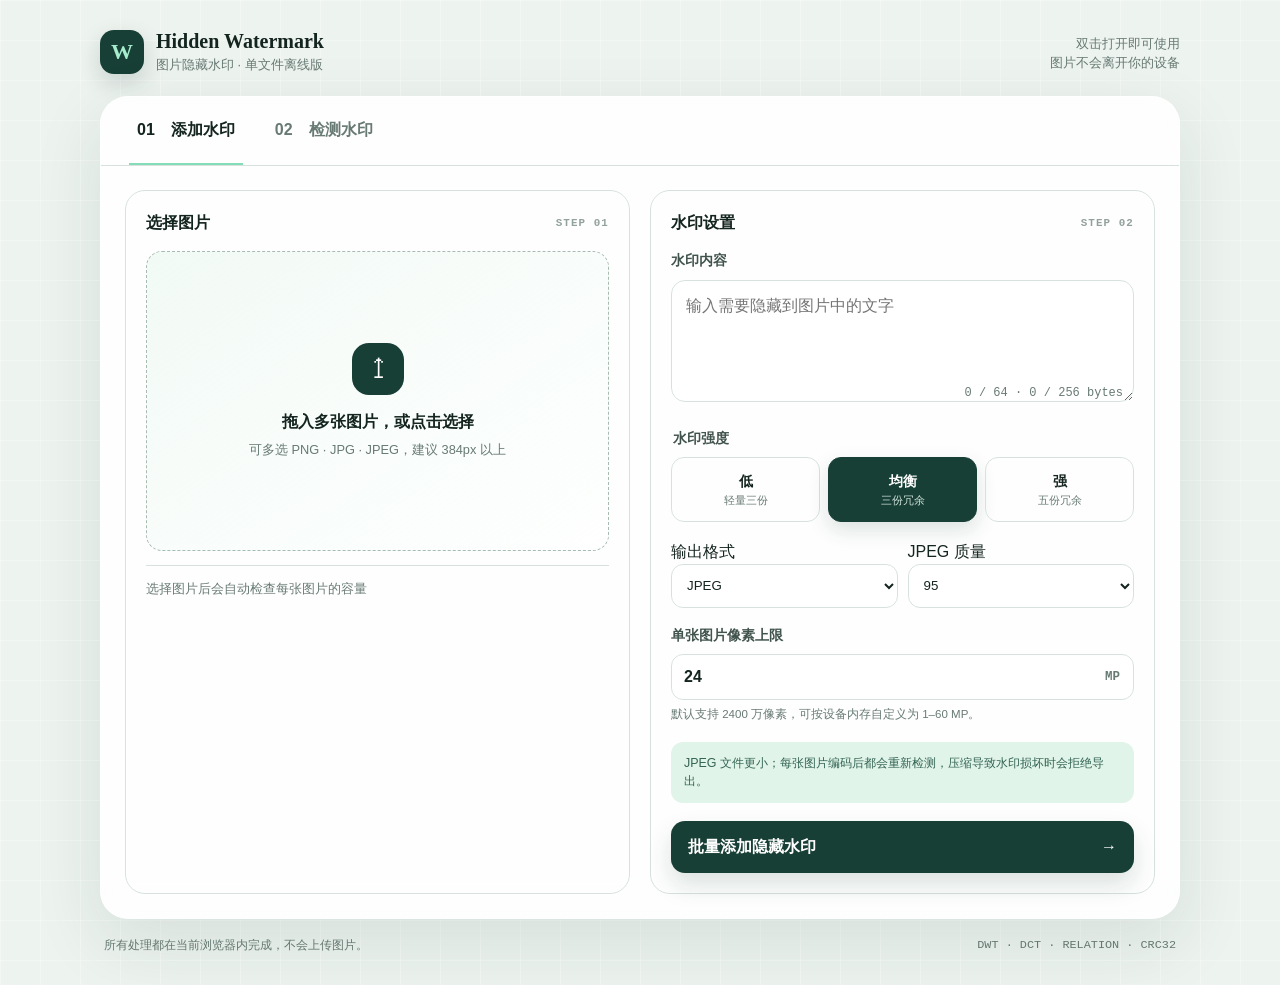
<file: 双击使用-图片隐藏水印.html>
<!doctype html>
<html lang="zh-CN">
<head>
  <meta charset="utf-8">
  <meta name="viewport" content="width=device-width,initial-scale=1">
  <title>图片隐藏水印 · 双击即用版</title>
  <link rel="icon" type="image/svg+xml" href="data:image/svg+xml,%3Csvg xmlns='http://www.w3.org/2000/svg' viewBox='0 0 32 32'%3E%3Crect width='32' height='32' rx='9' fill='%231b4338'/%3E%3Cpath d='M7 10l4 12 5-12 5 12 4-12' fill='none' stroke='%2395e6c1' stroke-width='3' stroke-linecap='round'/%3E%3C/svg%3E">
  <style>
    :root{color-scheme:light dark;--bg:#edf3ef;--card:#ffffffd9;--ink:#14241f;--muted:#687a74;--line:#d7e2dd;--green:#183f35;--mint:#84ddb8;--soft:#e0f4e9;--red:#b33b43;--redsoft:#fae7e8;--shadow:0 24px 70px #1d46391c}
    *{box-sizing:border-box}html{font-size:16px}body{margin:0;min-width:320px;min-height:100vh;background:linear-gradient(#ffffff54 1px,transparent 1px),linear-gradient(90deg,#ffffff54 1px,transparent 1px),var(--bg);background-size:40px 40px;color:var(--ink);font-family:Inter,-apple-system,BlinkMacSystemFont,"Segoe UI","PingFang SC","Microsoft YaHei",sans-serif;line-height:1.5}
    button,textarea,input{font:inherit}button:focus-visible,textarea:focus-visible,label:focus-within{outline:3px solid #70d9ae66;outline-offset:2px}.wrap{width:min(1080px,calc(100% - 32px));margin:auto;padding:30px 0}.top{display:flex;justify-content:space-between;align-items:center;gap:20px;margin-bottom:22px}.brand{display:flex;align-items:center;gap:12px}.mark{width:44px;height:44px;border-radius:14px;background:var(--green);color:#a5edce;display:grid;place-items:center;font:bold 22px Georgia;box-shadow:0 9px 22px #173d352b}.brand h1{font:700 1.25rem Georgia,serif;margin:0}.brand p,.top>p{margin:2px 0 0;color:var(--muted);font-size:.8rem}.top>p{text-align:right}.app{border:1px solid #ffffffaa;border-radius:28px;background:var(--card);box-shadow:var(--shadow);overflow:hidden;backdrop-filter:blur(15px)}
    .tabs{display:flex;gap:24px;padding:0 28px;border-bottom:1px solid var(--line)}.tab{border:0;border-bottom:2px solid transparent;background:none;color:var(--muted);padding:21px 8px;cursor:pointer;font-weight:700}.tab.active{color:var(--ink);border-color:var(--mint)}.panel{padding:24px}.grid{display:grid;grid-template-columns:1fr 1fr;gap:20px}.card{border:1px solid var(--line);border-radius:20px;background:#ffffff80;padding:20px}.title{display:flex;justify-content:space-between;align-items:center;font-weight:750;margin-bottom:16px}.title small{font:700 .68rem ui-monospace,monospace;letter-spacing:.1em;color:#93a19c}.drop{min-height:300px;border:1.5px dashed #a8bbb3;border-radius:16px;display:flex;flex-direction:column;justify-content:center;align-items:center;text-align:center;cursor:pointer;background:linear-gradient(145deg,#e9f7ef99,#ffffff33);transition:.18s}.drop:hover,.drop.drag{border-color:#62c99e;background:var(--soft)}.drop input{display:none}.upload{width:52px;height:52px;border-radius:17px;background:var(--green);color:white;display:grid;place-items:center;font-size:1.7rem;margin-bottom:15px}.drop strong{font-size:1rem}.drop span:last-child{font-size:.8rem;color:var(--muted);margin-top:6px}.preview{position:relative}.preview img{display:block;width:100%;max-height:300px;object-fit:contain;background:#dce6e1;border-radius:15px}.meta{color:var(--muted);font-size:.78rem;margin-top:10px;overflow-wrap:anywhere}.linkbtn{border:0;background:none;color:#23634f;padding:8px 0;cursor:pointer;font-weight:700}.cap{margin-top:14px;padding-top:13px;border-top:1px solid var(--line);font-size:.82rem;color:var(--muted)}.cap.ok{color:#23785d}.cap.bad{color:var(--red)}
    label.caption,legend{display:block;font-size:.85rem;font-weight:700;margin:0 0 8px;color:#40534c}.field{position:relative}textarea{width:100%;min-height:122px;resize:vertical;border:1px solid var(--line);border-radius:14px;background:#ffffffa8;color:var(--ink);padding:13px 14px 32px}.count{position:absolute;right:11px;bottom:9px;color:var(--muted);font:12px ui-monospace,monospace}.count.bad{color:var(--red)}fieldset{border:0;padding:0;margin:20px 0 0}.strength{display:grid;grid-template-columns:repeat(3,1fr);gap:8px}.strength input{position:absolute;opacity:0}.strength span{display:flex;min-height:65px;border:1px solid var(--line);border-radius:13px;align-items:center;justify-content:center;flex-direction:column;cursor:pointer}.strength b{font-size:.9rem}.strength small{font-size:.68rem;color:var(--muted)}.strength input:checked+span{background:var(--green);color:white;border-color:var(--green);box-shadow:0 8px 20px #173d3526}.strength input:checked+span small{color:#cfe3dc}.note{padding:12px 13px;border-radius:12px;background:var(--soft);font-size:.78rem;color:#346454;margin-top:18px}.primary{width:100%;min-height:52px;border:0;border-radius:14px;background:var(--green);color:white;margin-top:18px;cursor:pointer;font-weight:750;display:flex;justify-content:space-between;align-items:center;padding:0 17px;box-shadow:0 12px 24px #173d3526}.primary:hover:not(:disabled){filter:brightness(1.12)}.primary:disabled{opacity:.55;cursor:wait}.result{margin-top:20px;border:1px solid var(--line);border-radius:18px;background:#fff;padding:18px}.resulthead{display:flex;align-items:center;gap:11px}.badge{width:38px;height:38px;border-radius:50%;background:var(--soft);color:#23785d;display:grid;place-items:center;font-weight:900}.badge.err{background:var(--redsoft);color:var(--red)}.result h2{font-size:1rem;margin:0}.result p{font-size:.8rem;color:var(--muted);margin:2px 0 0}.facts{display:grid;grid-template-columns:repeat(3,1fr);gap:9px;margin-top:15px}.fact{padding:11px;border-radius:11px;background:#e8f0ec}.fact small{display:block;color:var(--muted);font-size:.7rem}.fact strong{font-size:.85rem;overflow-wrap:anywhere}.download{display:inline-flex;margin-top:14px;min-height:44px;align-items:center;padding:0 17px;border-radius:11px;background:var(--green);color:white;text-decoration:none;font-weight:700}.detectintro{display:flex;min-height:300px;align-items:center;justify-content:center;text-align:center;flex-direction:column}.radar{width:74px;height:74px;border:1px solid #8fc6b0;border-radius:50%;display:grid;place-items:center;background:radial-gradient(circle,transparent 25%,#73d7ad22 26%,transparent 28%,transparent 55%,#73d7ad22 56%,transparent 58%)}.radar:after{content:"";width:7px;height:7px;border-radius:50%;background:var(--green)}.detectintro h2{font:700 1.5rem Georgia,serif;margin:16px 0 6px}.detectintro p{max-width:380px;color:var(--muted);font-size:.86rem;margin:0}.privacy{display:flex;justify-content:space-between;gap:18px;color:var(--muted);font-size:.74rem;padding:18px 4px 0}.privacy span:last-child{font-family:ui-monospace,monospace;white-space:nowrap}[hidden]{display:none!important}
    @media(max-width:760px){.wrap{width:calc(100% - 16px);padding:18px 0}.top>p{display:none}.app{border-radius:22px}.tabs{padding:0 12px}.tab{flex:1}.panel{padding:14px}.grid{grid-template-columns:1fr}.card{padding:16px}.drop{min-height:240px}.privacy{flex-direction:column}.facts{grid-template-columns:1fr 1fr}}
    .outputrow{display:grid;grid-template-columns:1fr 1fr;gap:10px;margin-top:18px}.outputrow label{min-width:0}.outputrow select{width:100%;height:44px;border:1px solid var(--line);border-radius:12px;background:#ffffff99;color:var(--ink);padding:0 11px}.pixelsetting{margin-top:18px}.pixelinput{display:flex;align-items:center;border:1px solid var(--line);border-radius:12px;background:#ffffff99;overflow:hidden}.pixelinput input{width:100%;height:44px;border:0;background:transparent;color:var(--ink);padding:0 12px;font-weight:700}.pixelinput span{padding:0 13px;color:var(--muted);font:700 .78rem ui-monospace,monospace}.pixelsetting small{display:block;color:var(--muted);font-size:.72rem;margin-top:6px}.download{border:0;cursor:pointer}.batchrows{display:grid;gap:7px;margin-top:14px}.batchrow{display:grid;grid-template-columns:minmax(0,1fr) auto auto;align-items:center;gap:12px;padding:9px 11px;border-radius:11px;background:#e8f0ec;font-size:.8rem}.batchrow .filename{overflow:hidden;text-overflow:ellipsis;white-space:nowrap}.batchrow .status{color:#23785d;font-weight:700}.batchrow .status.fail{color:var(--red)}.batchrow a{color:#23634f;font-weight:750;text-decoration:none}.exportnote{margin-top:9px!important}
    @media(max-width:760px){.batchrow{grid-template-columns:minmax(0,1fr) auto}.batchrow a{grid-column:1/-1}}
    @media(prefers-color-scheme:dark){:root{--bg:#0e1714;--card:#14211ee8;--ink:#eef6f2;--muted:#9aacA5;--line:#31433d;--green:#77d7b0;--soft:#203e34;--red:#ff949a;--redsoft:#47292c;--shadow:0 24px 70px #00000052}.card{background:#15231fbb}.drop{background:linear-gradient(145deg,#244b3d77,#101b18aa)}textarea{background:#101b18}.primary,.mark,.upload,.download{background:#75d5ae;color:#10231c}.strength input:checked+span{background:#285e4c}.fact,.batchrow{background:#263b34}.result{background:#17251f}.note{color:#b9e6d4}.linkbtn,.batchrow a{color:#8ce0bd}}
  </style>
</head>
<body>
<main class="wrap">
  <header class="top"><div class="brand"><div class="mark">W</div><div><h1>Hidden Watermark</h1><p>图片隐藏水印 · 单文件离线版</p></div></div><p>双击打开即可使用<br>图片不会离开你的设备</p></header>
  <section class="app">
    <nav class="tabs" aria-label="功能切换"><button class="tab active" data-target="embedPanel">01　添加水印</button><button class="tab" data-target="detectPanel">02　检测水印</button></nav>
    <section class="panel" id="embedPanel">
      <div class="grid">
        <div class="card">
          <div class="title"><span>选择图片</span><small>STEP 01</small></div>
          <label class="drop" id="embedDrop"><input id="embedFile" type="file" accept="image/png,image/jpeg" multiple><span class="upload">↥</span><strong>拖入多张图片，或点击选择</strong><span>可多选 PNG · JPG · JPEG，建议 384px 以上</span></label>
          <div class="preview" id="embedPreview" hidden><img alt="所选图片预览"><div class="meta"></div><button class="linkbtn" data-pick="embedFile">重新选择图片</button></div>
          <div class="cap" id="capacity">选择图片后会自动检查每张图片的容量</div>
        </div>
        <div class="card">
          <div class="title"><span>水印设置</span><small>STEP 02</small></div>
          <label class="caption" for="message">水印内容</label>
          <div class="field"><textarea id="message" maxlength="64" placeholder="输入需要隐藏到图片中的文字"></textarea><span class="count" id="counter">0 / 64 · 0 / 256 bytes</span></div>
          <fieldset><legend>水印强度</legend><div class="strength">
            <label><input type="radio" name="strength" value="low"><span><b>低</b><small>轻量三份</small></span></label>
            <label><input type="radio" name="strength" value="balanced" checked><span><b>均衡</b><small>三份冗余</small></span></label>
            <label><input type="radio" name="strength" value="strong"><span><b>强</b><small>五份冗余</small></span></label>
          </div></fieldset>
          <div class="outputrow"><label><span class="caption">输出格式</span><select id="outputFormat"><option value="png">PNG</option><option value="jpeg" selected>JPEG</option></select></label><label id="qualitySetting"><span class="caption">JPEG 质量</span><select id="jpegQuality"><option value="80">80</option><option value="85">85</option><option value="90">90</option><option value="95" selected>95</option><option value="100">100</option></select></label></div>
          <div class="pixelsetting"><label class="caption" for="maxMegapixels">单张图片像素上限</label><div class="pixelinput"><input id="maxMegapixels" type="number" min="1" max="60" step="1" value="24"><span>MP</span></div><small>默认支持 2400 万像素，可按设备内存自定义为 1–60 MP。</small></div>
          <div class="note" id="formatHint">JPEG 文件更小；每张图片编码后都会重新检测，压缩导致水印损坏时会拒绝导出。</div>
          <button class="primary" id="embedBtn"><span>批量添加隐藏水印</span><b>→</b></button>
        </div>
      </div>
      <div class="result" id="embedResult" hidden></div>
    </section>
    <section class="panel" id="detectPanel" hidden>
      <div class="grid">
        <div class="card">
          <div class="title"><span>选择待检测图片</span><small>STEP 01</small></div>
          <label class="drop" id="detectDrop"><input id="detectFile" type="file" accept="image/png,image/jpeg"><span class="upload">⌁</span><strong>拖入带水印图片</strong><span>支持本页面生成的 PNG</span></label>
          <div class="preview" id="detectPreview" hidden><img alt="待检测图片预览"><div class="meta"></div><button class="linkbtn" data-pick="detectFile">更换图片</button></div>
        </div>
        <div class="card">
          <div class="title"><span>完整性检测</span><small>STEP 02</small></div>
          <div class="detectintro"><div class="radar"></div><h2>恢复隐藏文字</h2><p>只有同步标记、协议头、重复纠错、CRC32 和 UTF-8 全部通过，才会显示水印正文。</p></div>
          <button class="primary" id="detectBtn"><span>检测隐藏水印</span><b>→</b></button>
        </div>
      </div>
      <div class="result" id="detectResult" hidden></div>
    </section>
  </section>
  <footer class="privacy"><span>所有处理都在当前浏览器内完成，不会上传图片。</span><span>DWT · DCT · RELATION · CRC32</span></footer>
</main>
<canvas id="workCanvas" hidden></canvas><canvas id="outputCanvas" hidden></canvas>
<script>
"use strict";
const MAX_CHARS=64,MAX_BYTES=256,SYNC=new Uint8Array([0xd3,0x91,0x6a,0xf0,0x3c,0x5a,0xa5,0xc7]),MAGIC=new Uint8Array([0x48,0x57,0x4d,0x31]),PACKET_BYTES=275,PACKET_BITS=PACKET_BYTES*8;
const PROFILES={low:{threshold:15,repetition:3,label:"低",channel:"Cr"},balanced:{threshold:21,repetition:3,label:"均衡",channel:"Cr"},strong:{threshold:29,repetition:5,label:"强",channel:"Cr"}};
const JPEG_PROFILES={low:{threshold:18,repetition:3,label:"低 · JPEG",channel:"Y"},balanced:{threshold:25,repetition:5,label:"均衡 · JPEG",channel:"Y"},strong:{threshold:34,repetition:7,label:"强 · JPEG",channel:"Y"}};
const state={embed:[],detect:null,exports:[],previewUrl:null};
const $=s=>document.querySelector(s),$$=s=>[...document.querySelectorAll(s)],clamp=v=>Math.max(0,Math.min(255,Math.round(v)));
const COS=Array.from({length:4},(_,u)=>Array.from({length:4},(_,x)=>Math.cos((2*x+1)*u*Math.PI/8)*(u===0?.5:Math.SQRT1_2)));

function crc32(bytes){let crc=0xffffffff;for(const byte of bytes){crc^=byte;for(let i=0;i<8;i++)crc=(crc>>>1)^((crc&1)?0xedb88320:0)}return(crc^0xffffffff)>>>0}
function concat(a,b){const out=new Uint8Array(a.length+b.length);out.set(a);out.set(b,a.length);return out}
function makePacket(message){const payload=new TextEncoder().encode(message);if(!message)throw new Error("水印内容不能为空。 ");if([...message].length>MAX_CHARS)throw new Error("水印内容不能超过 64 个字符。 ");if(payload.length>MAX_BYTES)throw new Error("UTF-8 数据不能超过 256 bytes。 ");const out=new Uint8Array(PACKET_BYTES);out.set(SYNC,0);let o=SYNC.length;out.set(MAGIC,o);o+=4;out[o++]=1;out[o++]=payload.length>>>8;out[o++]=payload.length&255;out.set(payload,o);const checkInput=new Uint8Array(7+payload.length);checkInput.set(out.slice(8,15),0);checkInput.set(payload,7);const crc=crc32(checkInput),p=PACKET_BYTES-4;out[p]=crc>>>24;out[p+1]=crc>>>16;out[p+2]=crc>>>8;out[p+3]=crc;return out}
function packetBits(packet){const bits=new Uint8Array(packet.length*8);packet.forEach((b,i)=>{for(let j=0;j<8;j++)bits[i*8+j]=(b>>(7-j))&1});return bits}
function bitsBytes(bits){const out=new Uint8Array(Math.ceil(bits.length/8));for(let i=0;i<bits.length;i++)out[i>>3]|=bits[i]<<(7-(i&7));return out}
function syncDistance(packet){let n=0;for(let i=0;i<SYNC.length;i++){let x=packet[i]^SYNC[i];while(x){n+=x&1;x>>>=1}}return n}
function parsePacket(packet){if(syncDistance(packet)>12)throw new Error("NO_SYNC");let o=8;for(let i=0;i<4;i++)if(packet[o+i]!==MAGIC[i])throw new Error("BAD_MAGIC");o+=4;if(packet[o++]!==1)throw new Error("BAD_VERSION");const len=(packet[o++]<<8)|packet[o++];if(len>MAX_BYTES)throw new Error("BAD_LENGTH");const payload=packet.slice(o,o+len),saved=((packet[271]<<24)>>>0)|(packet[272]<<16)|(packet[273]<<8)|packet[274];const check=new Uint8Array(7+len);check.set(packet.slice(8,15));check.set(payload,7);if(crc32(check)!==(saved>>>0))throw new Error("BAD_CRC");return new TextDecoder("utf-8",{fatal:true}).decode(payload)}
function dct(block){const out=new Float64Array(16);for(let u=0;u<4;u++)for(let v=0;v<4;v++){let s=0;for(let x=0;x<4;x++)for(let y=0;y<4;y++)s+=block[x*4+y]*COS[u][x]*COS[v][y];out[u*4+v]=s}return out}
function idct(coef){const out=new Float64Array(16);for(let x=0;x<4;x++)for(let y=0;y<4;y++){let s=0;for(let u=0;u<4;u++)for(let v=0;v<4;v++)s+=coef[u*4+v]*COS[u][x]*COS[v][y];out[x*4+y]=s}return out}
function seededOrder(total,count,w,h){if(count>total)throw new Error("当前图片容量不足，请换一张更大的图片或降低强度。 ");const a=new Uint32Array(total);for(let i=0;i<total;i++)a[i]=i;let seed=((w*73856093)^(h*19349663)^0x48574d31)>>>0;const rnd=()=>{seed^=seed<<13;seed^=seed>>>17;seed^=seed<<5;return seed>>>0};for(let i=total-1;i>0;i--){const j=rnd()%(i+1),t=a[i];a[i]=a[j];a[j]=t}return a.subarray(0,count)}
function prepare(image,channel="Cr"){const {width:w,height:h,data}=image,cr=new Float32Array(w*h);for(let i=0,p=0;i<w*h;i++,p+=4)cr[i]=channel==="Y"?.299*data[p]+.587*data[p+1]+.114*data[p+2]:128+.5*data[p]-.418688*data[p+1]-.081312*data[p+2];const bw=Math.floor(w/2),bh=Math.floor(h/2),size=bw*bh,ll=new Float32Array(size),b0=new Float32Array(size),b1=new Float32Array(size),b2=new Float32Array(size);for(let by=0;by<bh;by++)for(let bx=0;bx<bw;bx++){const i=by*bw+bx,p=(by*2)*w+bx*2,a=cr[p],b=cr[p+1],c=cr[p+w],d=cr[p+w+1];ll[i]=(a+b+c+d)/2;b0[i]=(a-b+c-d)/2;b1[i]=(a+b-c-d)/2;b2[i]=(a-b-c+d)/2}const nx=Math.floor(bw/4),ny=Math.floor(bh/4);return{w,h,original:data,cr,channel,bw,bh,ll,bands:[b0,b1,b2],nx,ny,per:nx*ny,total:nx*ny*3}}
function blockAt(ctx,index){const band=Math.floor(index/ctx.per),local=index%ctx.per,bx=(local%ctx.nx)*4,by=Math.floor(local/ctx.nx)*4,arr=ctx.bands[band],block=new Float64Array(16);for(let x=0;x<4;x++)for(let yy=0;yy<4;yy++)block[x*4+yy]=arr[(by+x)*ctx.bw+bx+yy];return{arr,bx,by,coef:dct(block)}}
function writeBlock(ctx,item){const block=idct(item.coef);for(let x=0;x<4;x++)for(let yy=0;yy<4;yy++)item.arr[(item.by+x)*ctx.bw+item.bx+yy]=block[x*4+yy]}
function render(ctx){for(let by=0;by<ctx.bh;by++)for(let bx=0;bx<ctx.bw;bx++){const i=by*ctx.bw+bx,p=(by*2)*ctx.w+bx*2,L=ctx.ll[i],H=ctx.bands[0][i],V=ctx.bands[1][i],D=ctx.bands[2][i];ctx.cr[p]=(L+H+V+D)/2;ctx.cr[p+1]=(L-H+V-D)/2;ctx.cr[p+ctx.w]=(L+H-V-D)/2;ctx.cr[p+ctx.w+1]=(L-H-V+D)/2}const out=new Uint8ClampedArray(ctx.w*ctx.h*4),src=ctx.original;for(let i=0,p=0;i<ctx.w*ctx.h;i++,p+=4){const r=src[p],g=src[p+1],b=src[p+2],originalY=.299*r+.587*g+.114*b,Cb=-.168736*r-.331264*g+.5*b,originalCr=.5*r-.418688*g-.081312*b,Y=ctx.channel==="Y"?ctx.cr[i]:originalY,Cr=ctx.channel==="Cr"?ctx.cr[i]-128:originalCr;out[p]=clamp(Y+1.402*Cr);out[p+1]=clamp(Y-.344136*Cb-.714136*Cr);out[p+2]=clamp(Y+1.772*Cb);out[p+3]=src[p+3]}return new ImageData(out,ctx.w,ctx.h)}
function embedImage(image,message,profile){const ctx=prepare(image,profile.channel||"Cr"),bits=packetBits(makePacket(message)),raw=new Uint8Array(bits.length*profile.repetition);for(let r=0;r<profile.repetition;r++)raw.set(bits,r*bits.length);const pos=seededOrder(ctx.total,raw.length,ctx.w,ctx.h);for(let i=0;i<pos.length;i++){const item=blockAt(ctx,pos[i]),a=item.coef[6],b=item.coef[9],sign=raw[i]?1:-1,diff=sign*(a-b),fix=Math.max(0,profile.threshold-diff);item.coef[6]=a+sign*fix/2;item.coef[9]=b-sign*fix/2;writeBlock(ctx,item)}return render(ctx)}
function extractWith(ctx,profile){const count=PACKET_BITS*profile.repetition,pos=seededOrder(ctx.total,count,ctx.w,ctx.h),raw=new Uint8Array(count);for(let i=0;i<count;i++){const c=blockAt(ctx,pos[i]).coef;raw[i]=c[6]>c[9]?1:0}const bits=new Uint8Array(PACKET_BITS);for(let i=0;i<PACKET_BITS;i++){let n=0;for(let r=0;r<profile.repetition;r++)n+=raw[r*PACKET_BITS+i];bits[i]=n>=Math.floor(profile.repetition/2)+1?1:0}return bitsBytes(bits)}
function detectImage(image){let damaged=false;for(const channel of ["Cr","Y"]){const ctx=prepare(image,channel),attempts=[...Object.entries(PROFILES),...Object.entries(JPEG_PROFILES)].filter(([,p])=>p.channel===channel);for(const [name,profile] of attempts){if(ctx.total<PACKET_BITS*profile.repetition)continue;const packet=extractWith(ctx,profile),distance=syncDistance(packet);if(distance<=16)damaged=true;try{return{found:true,valid:true,message:parsePacket(packet),strength:name,sync:distance}}catch(e){}}}return{found:damaged,valid:false,damaged}}
function capacity(w,h,profile){const bw=Math.floor(w/2),bh=Math.floor(h/2),blocks=Math.floor(bw/4)*Math.floor(bh/4)*3;return{blocks,need:PACKET_BITS*profile.repetition,ok:blocks>=PACKET_BITS*profile.repetition}}
function psnr(a,b){let mse=0;for(let i=0;i<a.data.length;i+=4)for(let c=0;c<3;c++){const d=a.data[i+c]-b.data[i+c];mse+=d*d}mse/=a.width*a.height*3;return mse?20*Math.log10(255/Math.sqrt(mse)):99}
function fileSize(n){return n<1048576?(n/1024).toFixed(1)+" KB":(n/1048576).toFixed(1)+" MB"}
function escapeHtml(s){return String(s).replace(/[&<>"']/g,c=>({"&":"&amp;","<":"&lt;",">":"&gt;",'"':"&quot;","'":"&#39;"}[c]))}
function maxPixels(){const input=$("#maxMegapixels"),mp=Math.max(1,Math.min(60,Number(input.value)||24));input.value=mp;return Math.round(mp*1000000)}
function currentProfile(){const name=$('input[name="strength"]:checked').value;return $("#outputFormat").value==="jpeg"?JPEG_PROFILES[name]:PROFILES[name]}
function readImage(file,{pixels=true,keepUrl=true,enforceLimit=true}={}){return new Promise((resolve,reject)=>{if(!/^image\/(png|jpeg)$/.test(file.type))return reject(new Error("格式不支持"));const url=URL.createObjectURL(file),img=new Image;img.onload=()=>{const count=img.naturalWidth*img.naturalHeight,limit=maxPixels();if(count>60000000||(enforceLimit&&count>limit)){URL.revokeObjectURL(url);return reject(new Error(count>60000000?"像素超过 60 MP 硬上限":`像素超过 ${(limit/1000000).toFixed(0)} MP 上限`))}const base={file,url:keepUrl?url:null,width:img.naturalWidth,height:img.naturalHeight};if(!pixels){if(!keepUrl)URL.revokeObjectURL(url);return resolve(base)}try{const canvas=$("#workCanvas");canvas.width=img.naturalWidth;canvas.height=img.naturalHeight;const c=canvas.getContext("2d",{willReadFrequently:true});c.drawImage(img,0,0);base.image=c.getImageData(0,0,canvas.width,canvas.height);if(!keepUrl)URL.revokeObjectURL(url);resolve(base)}catch(e){URL.revokeObjectURL(url);reject(new Error("浏览器内存不足，请降低像素上限或减少图片尺寸"))}};img.onerror=()=>{URL.revokeObjectURL(url);reject(new Error("图片无法读取"))};img.src=url})}
async function loadEmbedFiles(files){const list=[...files];if(!list.length)return;const good=[],bad=[];$("#capacity").className="cap";$("#capacity").textContent=`正在读取 ${list.length} 张图片信息…`;for(const file of list){try{good.push(await readImage(file,{pixels:false,keepUrl:good.length===0,enforceLimit:false}))}catch(e){bad.push(`${file.name}：${e.message}`)}}if(state.previewUrl)URL.revokeObjectURL(state.previewUrl);state.embed=good;const preview=$("#embedPreview");if(good.length){state.previewUrl=good[0].url;preview.querySelector("img").src=good[0].url;const total=good.reduce((n,x)=>n+x.file.size,0);preview.querySelector(".meta").textContent=`已选择 ${good.length} 张 · ${fileSize(total)} · 当前预览 ${good[0].file.name}${bad.length?` · ${bad.length} 张已跳过`:""}`;$("#embedDrop").hidden=true;preview.hidden=false;updateCapacity()}else{show("embedResult",bad.join("；")||"没有可读取的图片。",true)}}
async function loadDetectFile(file){if(!file)return;try{const item=await readImage(file,{pixels:true,keepUrl:true});if(state.detect?.url)URL.revokeObjectURL(state.detect.url);state.detect=item;const preview=$("#detectPreview");preview.querySelector("img").src=item.url;preview.querySelector(".meta").textContent=`${file.name} · ${item.width} × ${item.height} · ${fileSize(file.size)}`;$("#detectDrop").hidden=true;preview.hidden=false}catch(e){show("detectResult",`${file.name}：${e.message}`,true)}}
function updateCapacity(){if(!state.embed.length)return;const p=currentProfile(),limit=maxPixels(),stats=state.embed.map(x=>({cap:capacity(x.width,x.height,p),within:x.width*x.height<=limit})),ok=stats.filter(x=>x.cap.ok&&x.within).length,el=$("#capacity");el.className="cap "+(ok===state.embed.length?"ok":"bad");el.textContent=ok===state.embed.length?`全部可处理 · ${ok} 张图片满足 ${p.repetition}× 冗余容量与 ${(limit/1000000).toFixed(0)} MP 上限`:`${ok} 张可处理 · ${state.embed.length-ok} 张容量不足或超过当前像素上限`}
function updateCounter(){const text=$("#message").value,chars=[...text].length,bytes=new TextEncoder().encode(text).length,el=$("#counter");el.textContent=`${chars} / 64 · ${bytes} / 256 bytes`;el.classList.toggle("bad",chars>64||bytes>256);return text&&chars<=64&&bytes<=256}
function show(id,message,error=false,html=""){const el=$("#"+id);el.hidden=false;el.innerHTML=`<div class="resulthead"><span class="badge ${error?"err":""}">${error?"!":"✓"}</span><div><h2>${error?"未能完成":"处理完成"}</h2><p>${escapeHtml(message)}</p></div></div>${html}`;el.scrollIntoView({behavior:"smooth",block:"nearest"})}
function busy(btn,on,text){btn.disabled=on;if(!btn.dataset.label)btn.dataset.label=btn.querySelector("span").textContent;btn.querySelector("span").textContent=on?text:btn.dataset.label}
function canvasBlob(canvas,type,quality){return new Promise((resolve,reject)=>canvas.toBlob(blob=>blob?resolve(blob):reject(new Error("图片编码失败")),type,quality))}
async function encodeOutput(image,format,quality){const base=$("#outputCanvas");base.width=image.width;base.height=image.height;base.getContext("2d").putImageData(image,0,0);if(format==="png")return canvasBlob(base,"image/png");const flat=document.createElement("canvas");flat.width=image.width;flat.height=image.height;const c=flat.getContext("2d");c.fillStyle="#fff";c.fillRect(0,0,flat.width,flat.height);c.drawImage(base,0,0);return canvasBlob(flat,"image/jpeg",quality/100)}
function decodeBlob(blob){return new Promise((resolve,reject)=>{const url=URL.createObjectURL(blob),img=new Image;img.onload=()=>{try{const canvas=$("#workCanvas");canvas.width=img.naturalWidth;canvas.height=img.naturalHeight;const c=canvas.getContext("2d",{willReadFrequently:true});c.drawImage(img,0,0);const image=c.getImageData(0,0,canvas.width,canvas.height);URL.revokeObjectURL(url);resolve(image)}catch(e){URL.revokeObjectURL(url);reject(new Error("输出文件重新读取失败"))}};img.onerror=()=>{URL.revokeObjectURL(url);reject(new Error("输出文件重新读取失败"))};img.src=url})}
function outputName(file,index,format){const base=file.name.replace(/\.[^.]+$/,"").replace(/[\\/:*?"<>|]/g,"-").trim(),ext=format==="jpeg"?"jpg":"png";return`${base||`image-${index+1}`}-watermarked.${ext}`}
function triggerDownload(item){const a=document.createElement("a");a.href=item.url;a.download=item.name;document.body.appendChild(a);a.click();a.remove()}
function exportAll(){state.exports.forEach((item,index)=>setTimeout(()=>triggerDownload(item),index*280))}
function updateFormatUI(){const jpeg=$("#outputFormat").value==="jpeg";$("#qualitySetting").hidden=!jpeg;$("#formatHint").textContent=jpeg?"JPEG 文件更小；每张图片编码后都会重新检测，压缩导致水印损坏时会拒绝导出。":"PNG 无损且水印最稳定，但文件通常更大。";updateCapacity()}
function setupDrop(kind){const input=$("#"+kind+"File"),drop=$("#"+kind+"Drop"),load=files=>kind==="embed"?loadEmbedFiles(files):loadDetectFile(files[0]);input.onchange=()=>load(input.files);["dragenter","dragover"].forEach(e=>drop.addEventListener(e,x=>{x.preventDefault();drop.classList.add("drag")}));["dragleave","drop"].forEach(e=>drop.addEventListener(e,x=>{x.preventDefault();drop.classList.remove("drag")}));drop.addEventListener("drop",e=>load(e.dataTransfer.files))}
$$('.tab').forEach(btn=>btn.onclick=()=>{$$('.tab').forEach(x=>x.classList.toggle('active',x===btn));['embedPanel','detectPanel'].forEach(id=>$("#"+id).hidden=id!==btn.dataset.target)});setupDrop("embed");setupDrop("detect");$$('[data-pick]').forEach(b=>b.onclick=()=>$("#"+b.dataset.pick).click());$("#message").oninput=updateCounter;$$('input[name="strength"]').forEach(x=>x.onchange=updateCapacity);$("#maxMegapixels").onchange=updateCapacity;$("#outputFormat").onchange=updateFormatUI;updateFormatUI();
$("#embedBtn").onclick=async()=>{const btn=$("#embedBtn"),text=$("#message").value,format=$("#outputFormat").value,quality=Number($("#jpegQuality").value),formatLabel=format==="jpeg"?"JPEG":"PNG",profile=currentProfile();if(!state.embed.length)return show("embedResult","请先选择一张或多张图片。",true);if(!updateCounter())return show("embedResult","请输入有效水印内容，并检查字符和字节限制。",true);busy(btn,true,"正在准备批量处理…");state.exports.forEach(x=>URL.revokeObjectURL(x.url));state.exports=[];const failed=[],result=$("#embedResult");result.hidden=false;result.innerHTML=`<div class="resulthead"><span class="badge">…</span><div><h2>正在批量处理</h2><p id="batchProgress">0 / ${state.embed.length}</p></div></div>`;await new Promise(r=>setTimeout(r,20));for(let i=0;i<state.embed.length;i++){const item=state.embed[i];busy(btn,true,`正在处理 ${i+1} / ${state.embed.length}…`);const progress=$("#batchProgress");if(progress)progress.textContent=`${i+1} / ${state.embed.length} · ${item.file.name}`;await new Promise(r=>setTimeout(r,12));try{const cap=capacity(item.width,item.height,profile);if(!cap.ok)throw new Error("图片容量不足");const loaded=await readImage(item.file,{pixels:true,keepUrl:false}),image=loaded.image,output=embedImage(image,text,profile),memoryCheck=detectImage(output);if(!memoryCheck.valid||memoryCheck.message!==text)throw new Error("写入后的完整性自检未通过");const blob=await encodeOutput(output,format,quality),verified=format==="jpeg"?await decodeBlob(blob):output,finalCheck=detectImage(verified);if(!finalCheck.valid||finalCheck.message!==text)throw new Error(`JPEG ${quality} 压缩后水印自检失败，请提高质量、增强水印或改用 PNG`);const url=URL.createObjectURL(blob);state.exports.push({url,name:outputName(item.file,i,format),source:item.file.name,score:psnr(image,verified).toFixed(2)})}catch(e){failed.push({source:item.file.name,error:e.message||"处理失败"})}}const rows=state.exports.map(x=>`<div class="batchrow"><span class="filename" title="${escapeHtml(x.source)}">${escapeHtml(x.source)}</span><span class="status">通过 · ${x.score} dB</span><a href="${x.url}" download="${escapeHtml(x.name)}">单独下载</a></div>`).concat(failed.map(x=>`<div class="batchrow"><span class="filename" title="${escapeHtml(x.source)}">${escapeHtml(x.source)}</span><span class="status fail">${escapeHtml(x.error)}</span><span></span></div>`)).join("");if(state.exports.length){show("embedResult",`${state.exports.length} 张图片已写入水印，并通过最终 ${formatLabel} 文件自检。`,false,`<div class="facts"><div class="fact"><small>成功</small><strong>${state.exports.length} 张</strong></div><div class="fact"><small>输出</small><strong>${formatLabel}${format==="jpeg"?` · Q${quality}`:""}</strong></div><div class="fact"><small>强度 / 冗余</small><strong>${profile.label} · ${profile.repetition}×</strong></div></div><button class="download" id="exportAllBtn" type="button">导出全部 ${formatLabel}</button><p class="exportnote">将直接连续下载 ${state.exports.length} 个 ${formatLabel} 文件，不会生成 ZIP。失败 ${failed.length} 张。</p><div class="batchrows">${rows}</div>`);$("#exportAllBtn").onclick=exportAll}else show("embedResult",`所有图片均处理失败。${format==="jpeg"?"请提高 JPEG 质量、选择更强水印或改用 PNG。":"请检查图片尺寸或降低强度。"}`,true,`<div class="batchrows">${rows}</div>`);busy(btn,false)};
$("#detectBtn").onclick=async()=>{const btn=$("#detectBtn");if(!state.detect)return show("detectResult","请先选择要检测的图片。",true);busy(btn,true,"正在检测水印…");await new Promise(r=>setTimeout(r,20));try{const r=detectImage(state.detect.image);if(r.valid)show("detectResult","检测到有效隐藏水印。",false,`<div class="facts"><div class="fact"><small>恢复内容</small><strong>${escapeHtml(r.message)}</strong></div><div class="fact"><small>协议版本</small><strong>v1</strong></div><div class="fact"><small>完整性</small><strong>重复纠错 / CRC 通过</strong></div></div>`);else if(r.damaged)show("detectResult","检测到疑似水印，但数据已经损坏，无法可靠恢复。",true);else show("detectResult","未检测到本工具写入的有效水印。",true)}catch(e){show("detectResult",e.message||"检测失败。",true)}finally{busy(btn,false)}};
</script>
</body>
</html>
</file>
